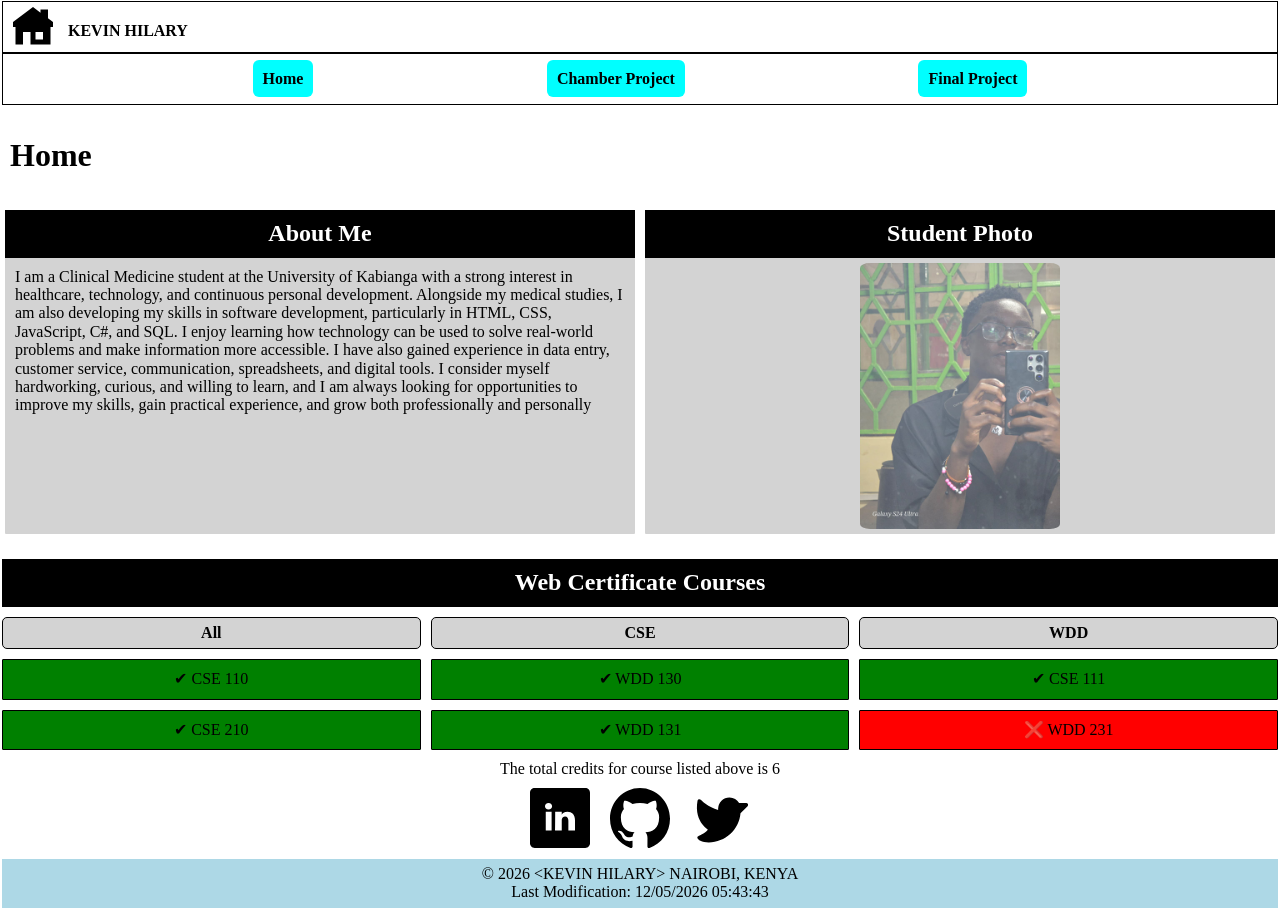
<file: index.html>
<!DOCTYPE html>
<html lang="en">

<head>
    <meta charset="UTF-8">
    <meta name="viewport" content="width=device-width, initial-scale=1.0">
    <meta name="author" content="Kevin Hilary">
    <meta name="description" content="A website showcasing skills aKevin Hilary posses in html javascript and css">
    <link rel="preconnect" href="https://fonts.googleapis.com">
    <link rel="preconnect" href="https://fonts.gstatic.com" crossorigin>
    <link href="https://fonts.googleapis.com/css2?family=Poppins:wght@400;500;600;700&display=swap" rel="stylesheet">
    <title>Homepage</title>
    <link rel="stylesheet" href="styles/main.css">
    <link rel="stylesheet" href="styles/normalize.css">
    <script src="scripts/main.js" defer></script>
</head>

<body>
    <header>
        <div class="logo-name">
            <img src="images/home-1-svgrepo-com.svg" alt="home-logo">
            <span>KEVIN HILARY</span>
            <button id="menuBtn"> &#9776; </button>
        </div>
        <nav id="navMenu">
                <li><a href="#">Home</a></li>
                <li><a href="chamber/index.html">Chamber Project</a></li>
                <li><a href="football-hub/index.html">Final Project</a></li>
        </nav>
    </header>
    <main>
        <h1 class="homename">Home</h1>
        <div class="homename-div">
            <section class="about">
                <h2>About Me</h2>
                <p>I am a Clinical Medicine student at the University of Kabianga with a strong interest in healthcare,
                    technology, and continuous personal development. Alongside my medical studies, I am also developing
                    my skills in software development, particularly in HTML, CSS, JavaScript, C#, and SQL. I enjoy
                    learning how technology can be used to solve real-world problems and make information more
                    accessible. I have also gained experience in data entry, customer service, communication,
                    spreadsheets, and digital tools. I consider myself hardworking, curious, and willing to learn, and I
                    am always looking for opportunities to improve my skills, gain practical experience, and grow both
                    professionally and personally</p>
            </section>
            <section class="studentphoto">
                <h2>Student Photo</h2>
                <img src="images/student.jpeg" alt="student-photo">
            </section>
        </div>
        <section class="web">
            <h2>Web Certificate Courses</h2>
            <nav class="certificates">
                <a class="all">All</a>
                <a class="cse">CSE</a>
                <a class="wdd">WDD</a>
            </nav>
            <div class="courses">

            </div>
            <p>The total credits for course listed above is 6</p>
        </section>
    </main>
    <footer>
        <div class="icons">
            <a href="https://kevin-hilary/linkedin">
                <img src="images/linkedin.svg" alt="linkedin">
            </a>
            <a href="https://github.com">
                <img src="images/github-142-svgrepo-com.svg" alt="github">
            </a>
            <a href="www.x">
                <img src="images/twiter.svg" alt="twitter">
            </a>
        </div>
        <div class="mainfooter">
            <p id="currentyear"></p>
            <p id="lastmo"></p>
        </div>
    </footer>
</body>

</html>
</file>
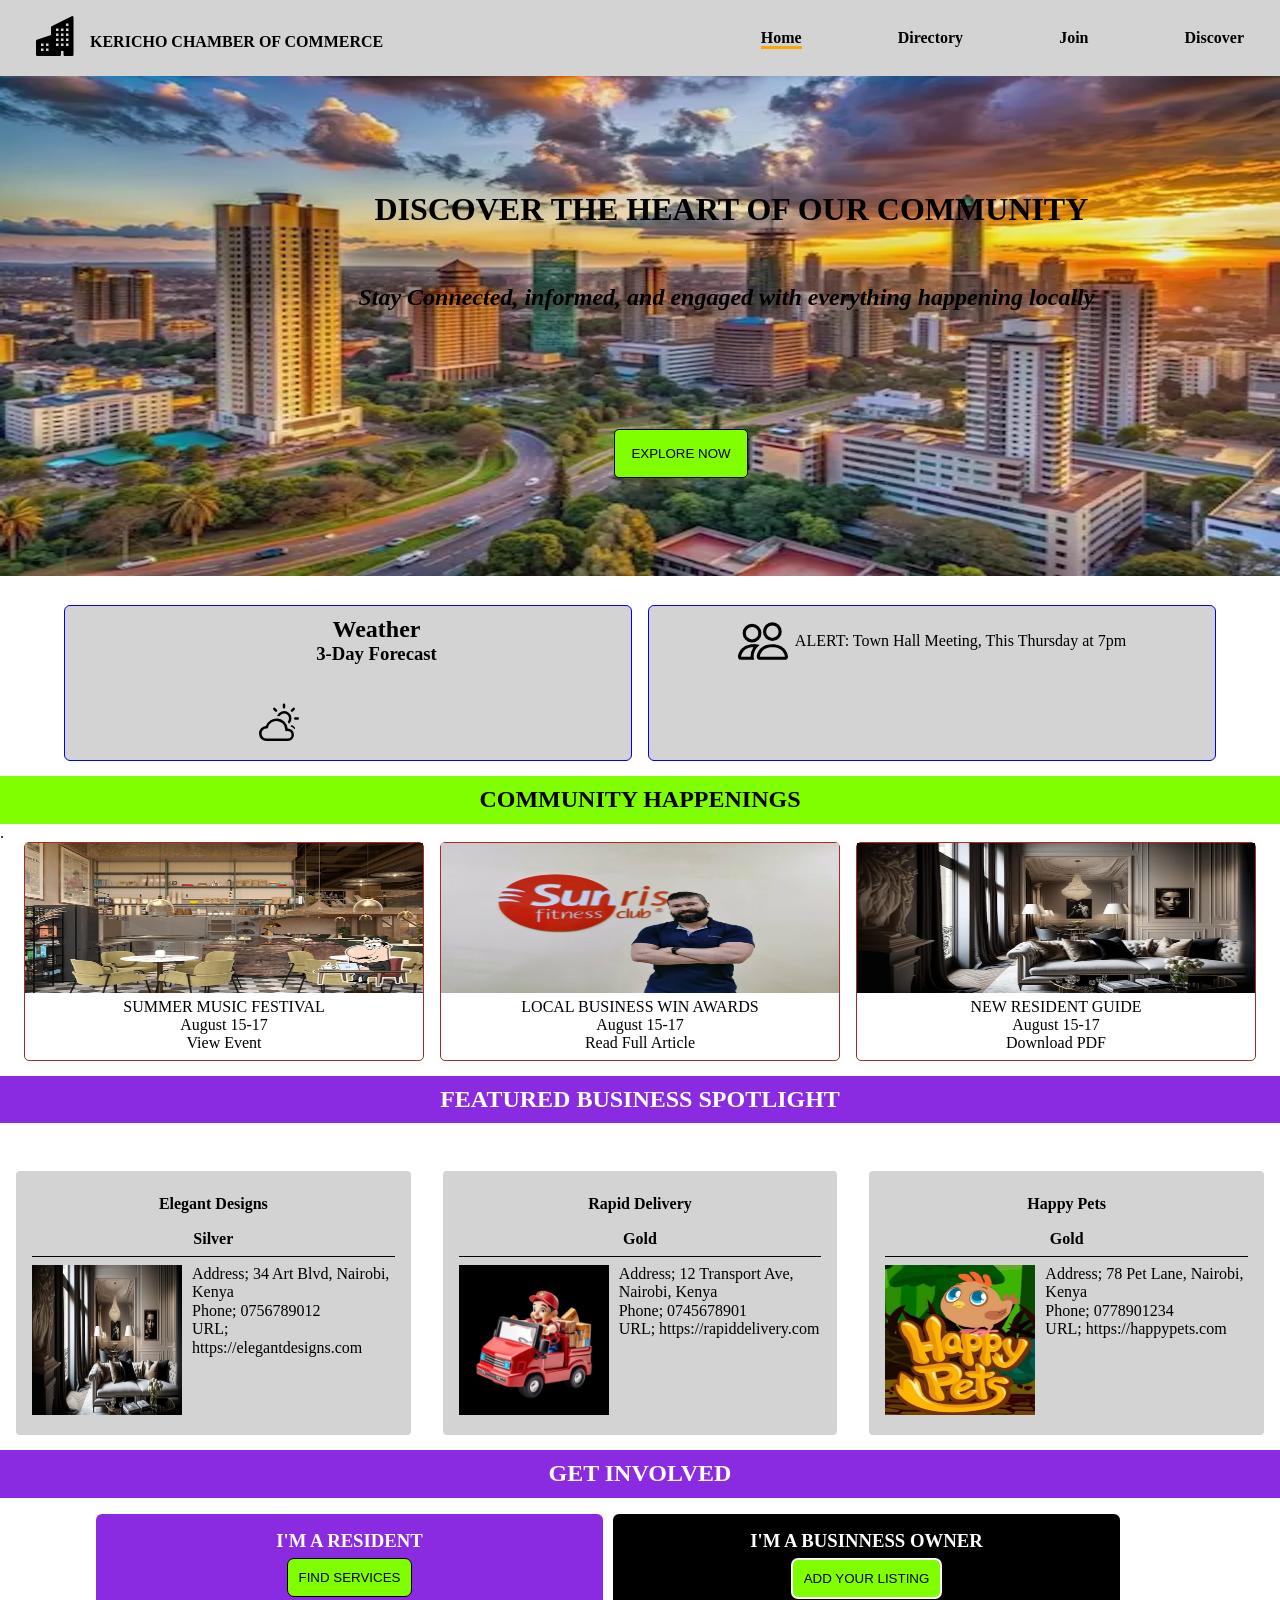
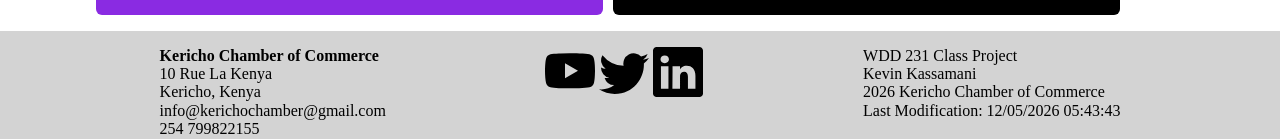
<file: chamber/index.html>
<!DOCTYPE html>
<html lang="en">

<head>
    <meta charset="UTF-8">
    <meta name="viewport" content="width=device-width, initial-scale=1.0">
    <title>Kericho Chamber of Commerce Homepage</title>
    <meta name="description"
        content="Kevin Hilary is a web and computer programming student in Kenya building responsive websites and also studing Medicine.">
    <meta name="author" content="Kevin Hilary">
    <link rel="icon" href="images/favicon.svg">
    <!-- Open Graph Meta Tags -->
    <meta property="og:title" content="Directory Page">
    <meta property="og:description"
        content="This is my course directory page for Web Fundamentals showing my projects and assignments.">
    <meta property="og:image" content="https://kevinhilary.github.io/wdd231/chamber/images/chamberimg-large.webp">
    <meta property="og:url" content="https://kevinhilary.github.io/wdd231/chamber/directory.html">
    <!-- Preconnect for faster loading -->
    <link rel="preconnect" href="https://fonts.googleapis.com">
    <link rel="preconnect" href="https://fonts.gstatic.com" crossorigin>

    <!-- Link to the Google Font -->
    <link href="https://fonts.googleapis.com/css2?family=Roboto:wght@400;700&display=swap" rel="stylesheet">
    <link rel="stylesheet" href="styles/normalize.css">
    <link rel="stylesheet" href="styles/mainn.css">
    <script src="scripts/mainn.js" defer></script>
</head>

<body>
    <header>
        <div>
            <img src="images/buildings-fill.svg" alt="">
            <span>KERICHO CHAMBER OF COMMERCE</span>
        </div>
        <button id="menuBtn"> &#9776; </button>
        <nav id="navMenu">
            <ul>
                <li><a href="#" class="active">Home</a></li>
                <li><a href="directory.html">Directory</a> </li>
                <li><a href="join.html">Join</a></li>
                <li><a href="discover.html">Discover</a></li>
            </ul>
        </nav>
    </header>
    <main>
        <div class="absolute-container">
            <picture>
                <source srcset="images/hero-image-large.webp" media="(min-width: 1000px)">
                <source srcset="images/hero-image-medium.webp" media="(min-width: 550px)">
                <img src="images/hero-image-small.webp" alt="nairobi">
            </picture>

            <h1>DISCOVER THE HEART OF OUR COMMUNITY</h1>
            <h2>Stay Connected, informed, and engaged with everything happening locally</h2>
            <button>EXPLORE NOW</button>
        </div>
        <div class="w-flex">
            <div class="w-card">
                <div class="hyu">
                    <img src="images/cloud-sun.svg" alt="clouds">
                </div>
                <div>
                    <section class="weather">
                        <h2>Weather</h2>
                        <div id="current-weather"></div>
                        <h3>3-Day Forecast</h3>
                        <div id="forecast"></div>
                    </section>
                </div>
            </div>
            <div class="w-card">
                <div>
                    <img src="images/people.svg" alt="people">
                </div>
                <div class="ppp">
                    <p class="ppps">ALERT: Town Hall Meeting, This Thursday at 7pm</p>
                </div>
            </div>
        </div>
        <h2 class="coom">COMMUNITY HAPPENINGS</h2>.
        <div class="ha-flex">
            <div class="ha-card">
                <img src="images/sunnycafe.jpeg" alt="festival">
                <p>SUMMER MUSIC FESTIVAL</p>
                <p>August 15-17</p>
                <a href="#">View Event</a>
            </div>
            <div class="ha-card">
                <img src="images/sunrisefitness.jpeg" alt="residence">
                <p>LOCAL BUSINESS WIN AWARDS</p>
                <p>August 15-17</p>
                <a href="#">Read Full Article</a>
            </div>
            <div class="ha-card">
                <img src="images/elegantdesigns.jpeg" alt="residence">
                <p>NEW RESIDENT GUIDE</p>
                <p>August 15-17</p>
                <a href="#">Download PDF</a>
            </div>
        </div>
        <h2 class="coom2">FEATURED BUSINESS SPOTLIGHT</h2>
        <div class="card-columnss">

        </div>

        <h2 class="coom2">GET INVOLVED</h2>
        <div class="bx">
            <div class="box">
                <h3>I'M A RESIDENT</h3>
                <button>FIND SERVICES</button>
            </div>
            <div class="box box2">
                <h3>I'M A BUSINNESS OWNER</h3>
                <button>ADD YOUR LISTING</button>
            </div>
        </div>
    </main>
    <footer>
        <div>
            <p><strong>Kericho Chamber of Commerce</strong></p>
            <p>10 Rue La Kenya</p>
            <p>Kericho, Kenya</p>
            <p>info@kerichochamber@gmail.com</p>
            <p>254 799822155</p>
        </div>
        <div>
            <a href="#">
                <img src="images/youtube.svg" alt="youtube">
            </a>
            <a href="#">
                <img src="images/twitter.svg" alt="twitter">
            </a>
            <a href="#">
                <img src="images/linkedin.svg" alt="linkedin">
            </a>
        </div>
        <div>
            <p>WDD 231 Class Project</p>
            <p>Kevin Kassamani</p>
            <p>2026 Kericho Chamber of Commerce</p>
            <p id="lastmodiii"></p>
        </div>
    </footer>
</body>

</html>
</file>
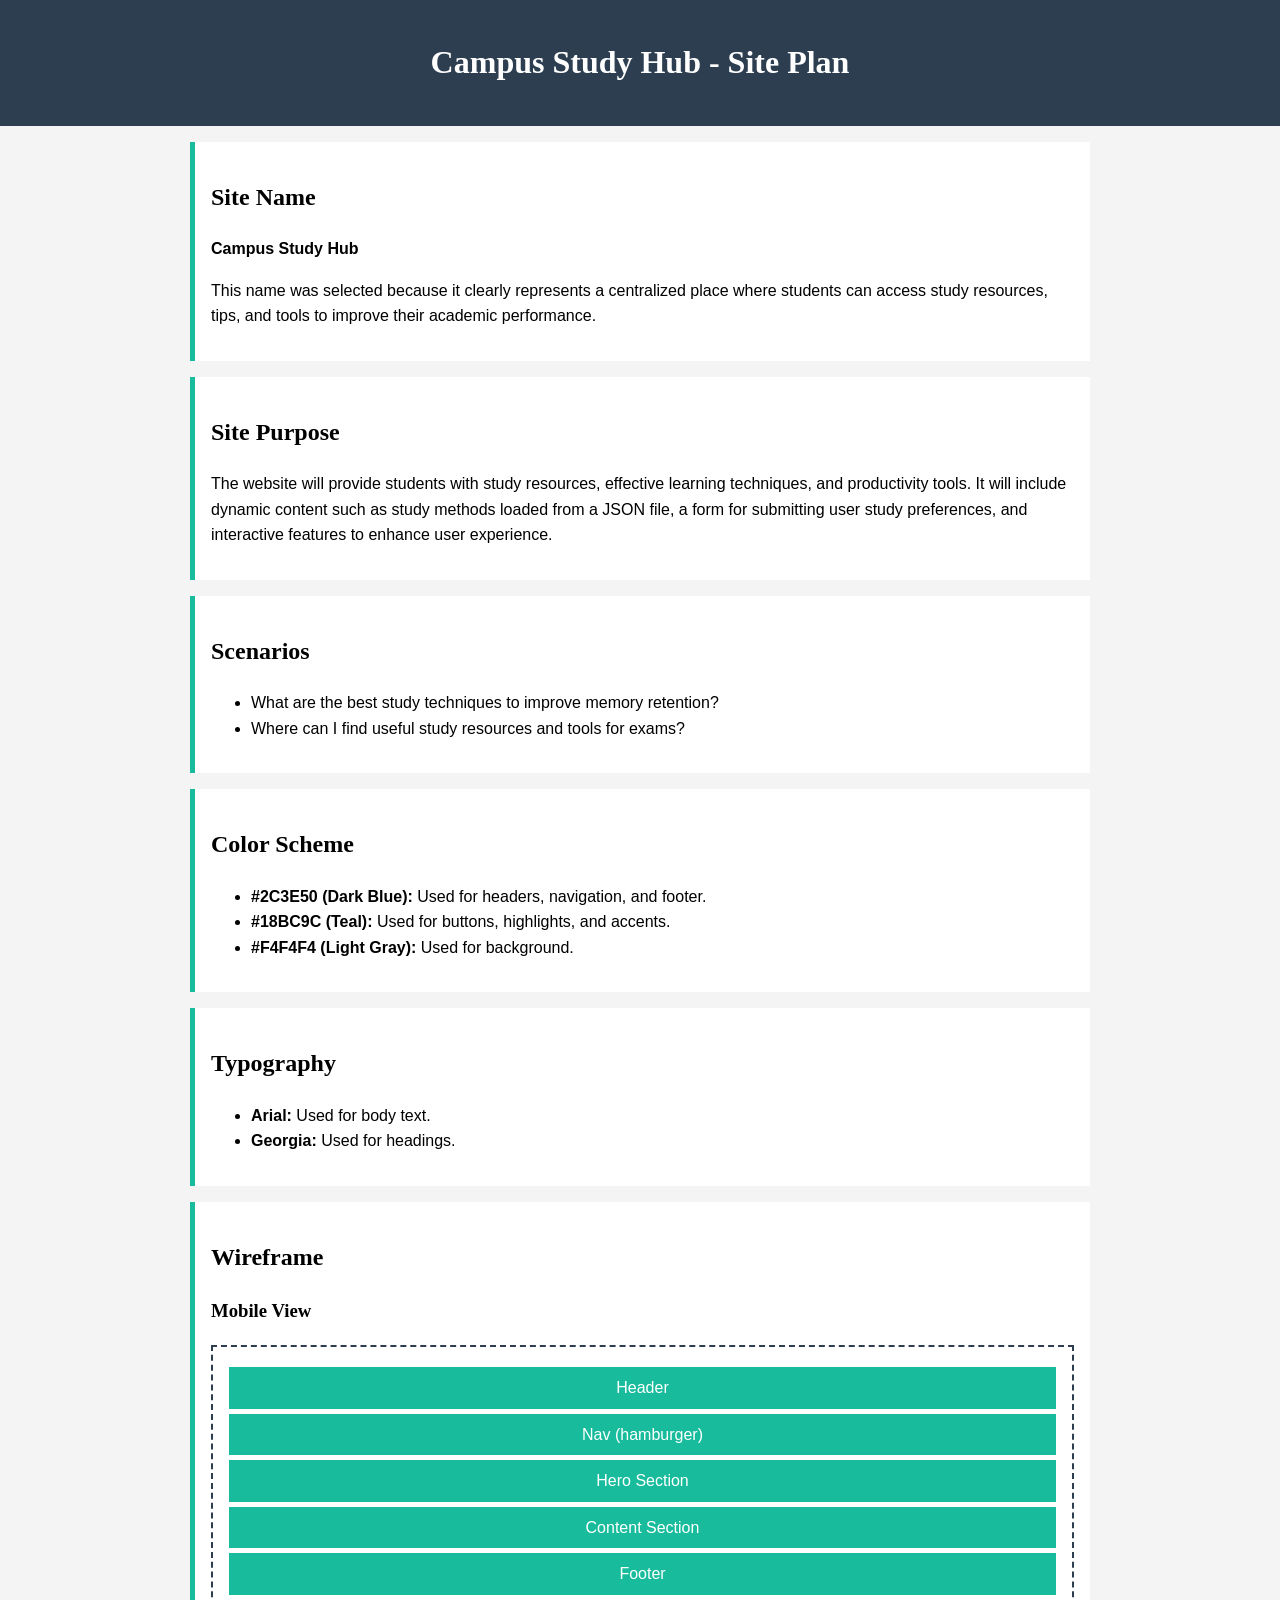
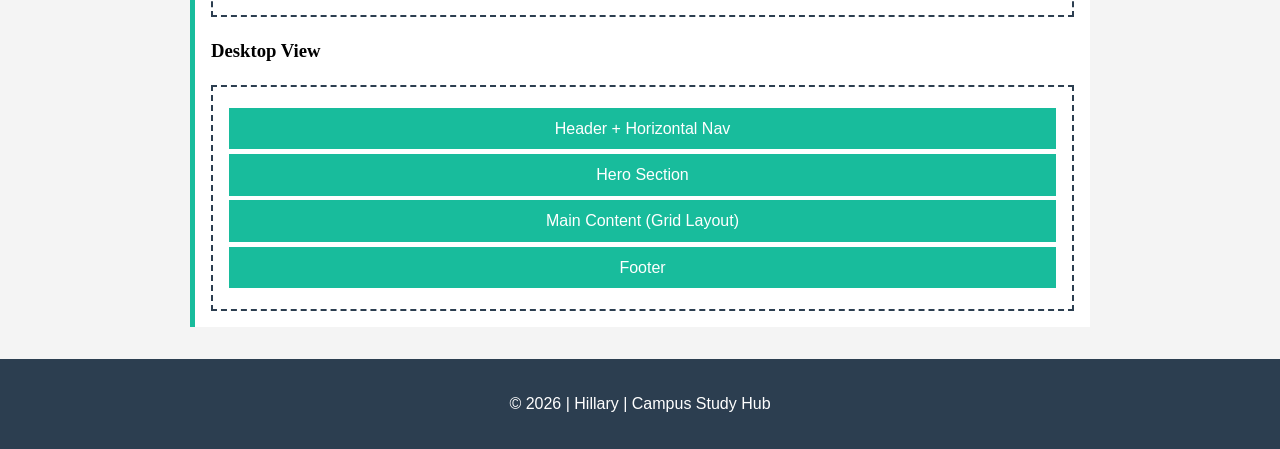
<file: siteplan.html>
<!DOCTYPE html>
<html lang="en">
<head>
    <meta charset="UTF-8">
    <meta name="author" content="Hillary">
    <meta name="description" content="Site plan for Campus Study Hub website project">
    <meta name="viewport" content="width=device-width, initial-scale=1.0">
    <title>Campus Study Hub - Site Plan</title>

    <link rel="stylesheet" href="styles/siteplan.css">
</head>
<body>

<header>
    <h1>Campus Study Hub - Site Plan</h1>
</header>

<main>

    <!-- SITE NAME -->
    <section>
        <h2>Site Name</h2>
        <p><strong>Campus Study Hub</strong></p>
        <p>
            This name was selected because it clearly represents a centralized place where students
            can access study resources, tips, and tools to improve their academic performance.
        </p>
    </section>

    <!-- SITE PURPOSE -->
    <section>
        <h2>Site Purpose</h2>
        <p>
            The website will provide students with study resources, effective learning techniques,
            and productivity tools. It will include dynamic content such as study methods loaded
            from a JSON file, a form for submitting user study preferences, and interactive
            features to enhance user experience.
        </p>
    </section>

    <!-- SCENARIOS -->
    <section>
        <h2>Scenarios</h2>
        <ul>
            <li>What are the best study techniques to improve memory retention?</li>
            <li>Where can I find useful study resources and tools for exams?</li>
        </ul>
    </section>

    <!-- COLOR SCHEME -->
    <section>
        <h2>Color Scheme</h2>
        <ul>
            <li><strong>#2C3E50 (Dark Blue):</strong> Used for headers, navigation, and footer.</li>
            <li><strong>#18BC9C (Teal):</strong> Used for buttons, highlights, and accents.</li>
            <li><strong>#F4F4F4 (Light Gray):</strong> Used for background.</li>
        </ul>
    </section>

    <!-- TYPOGRAPHY -->
    <section>
        <h2>Typography</h2>
        <ul>
            <li><strong>Arial:</strong> Used for body text.</li>
            <li><strong>Georgia:</strong> Used for headings.</li>
        </ul>
    </section>

    <!-- WIREFRAMES -->
    <section>
        <h2>Wireframe</h2>

        <h3>Mobile View</h3>
        <div class="wireframe">
            <p>Header</p>
            <p>Nav (hamburger)</p>
            <p>Hero Section</p>
            <p>Content Section</p>
            <p>Footer</p>
        </div>

        <h3>Desktop View</h3>
        <div class="wireframe">
            <p>Header + Horizontal Nav</p>
            <p>Hero Section</p>
            <p>Main Content (Grid Layout)</p>
            <p>Footer</p>
        </div>
    </section>

</main>

<footer>
    <p>&copy; 2026 | Hillary | Campus Study Hub</p>
</footer>

</body>
</html>
</file>
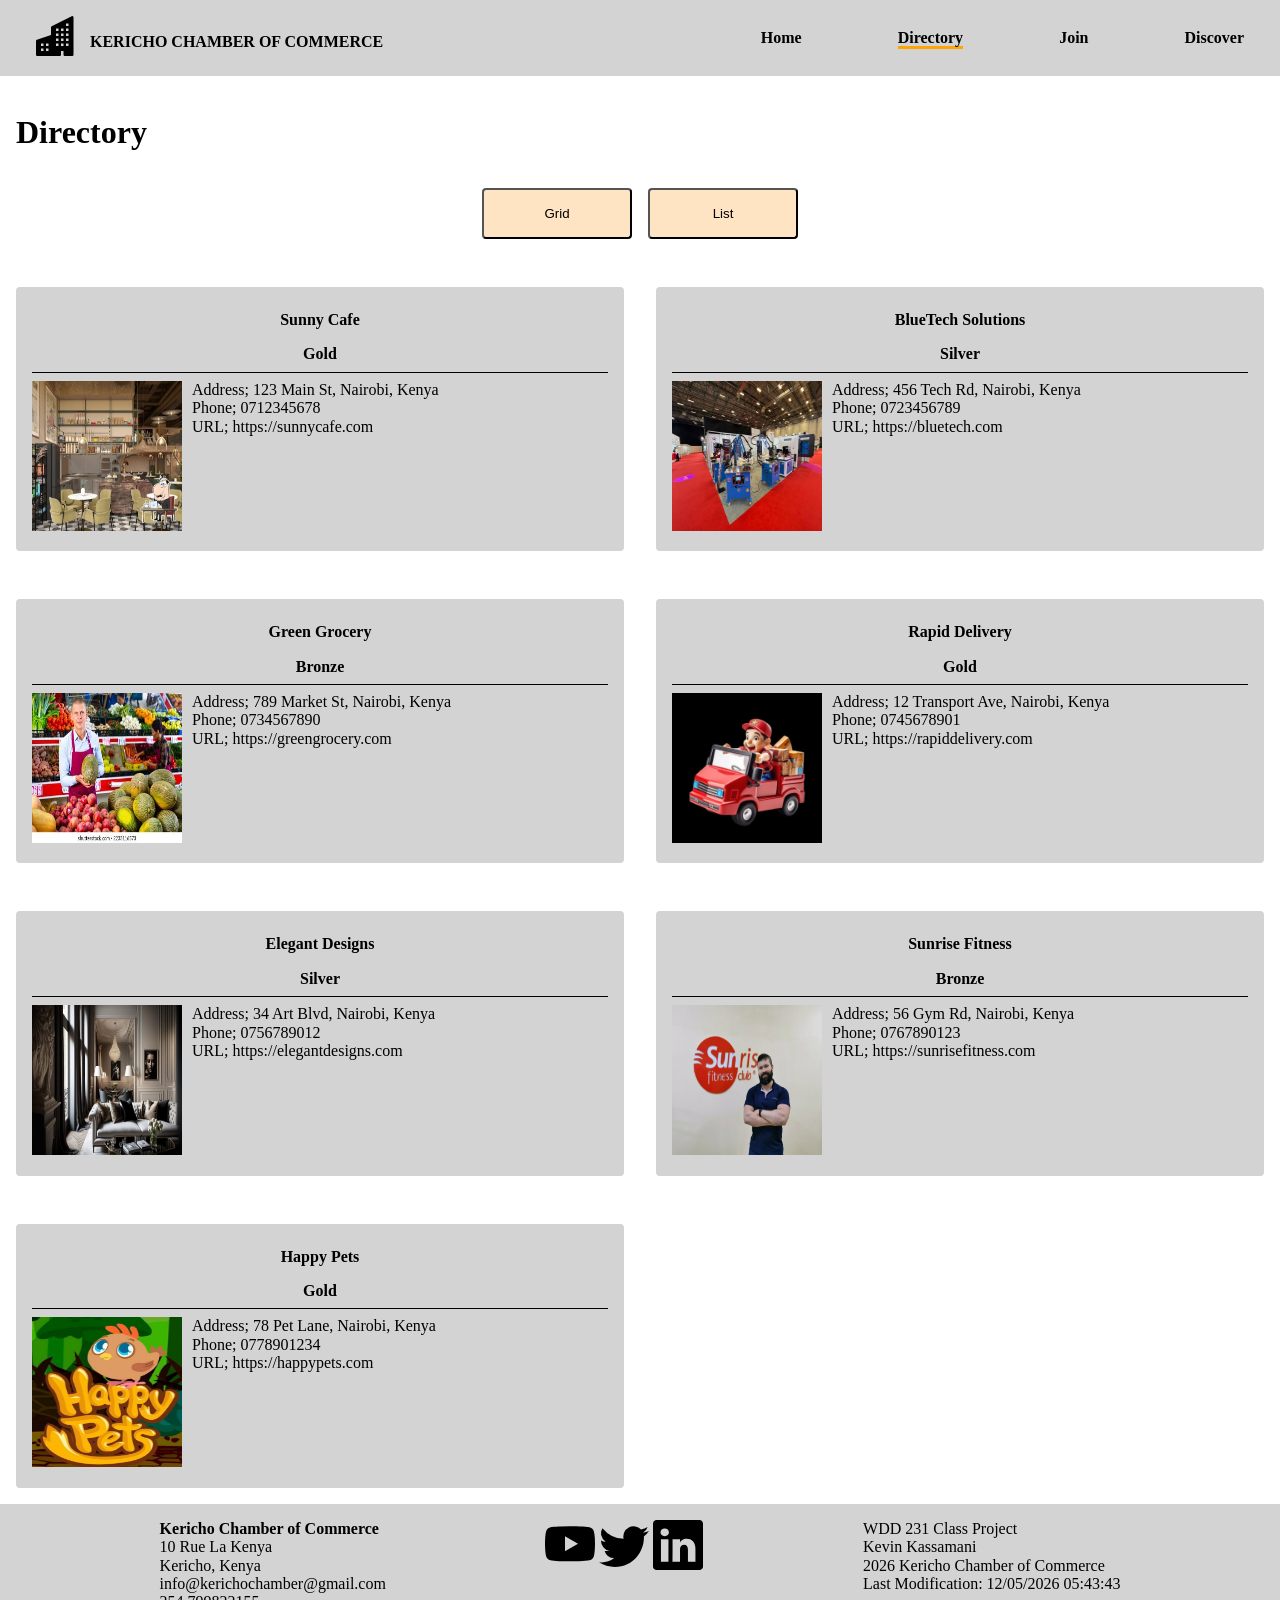
<file: chamber/directory.html>
<!DOCTYPE html>
<html lang="en">

<head>
    <meta charset="UTF-8">
    <meta name="viewport" content="width=device-width, initial-scale=1.0">
    <title>Kericho Chamber of Commerce Directory</title>
    <meta name="description"
        content="Kevin Hilary is a web and computer programming student in Kenya building responsive websites and also studing Medicine.">
    <meta name="author" content="Kevin Hilary">
    <link rel="icon" href="images/favicon.svg">
    <!-- Open Graph Meta Tags -->
    <meta property="og:title" content="Directory Page">
    <meta property="og:description"
        content="This is my course directory page for Web Fundamentals showing my projects and assignments.">
    <meta property="og:image" content="https://kevinhilary.github.io/wdd231/chamber/images/chamberimg-large.webp">
    <meta property="og:url" content="https://kevinhilary.github.io/wdd231/chamber/directory.html">
    <!-- Preconnect for faster loading -->
    <link rel="preconnect" href="https://fonts.googleapis.com">
    <link rel="preconnect" href="https://fonts.gstatic.com" crossorigin>

    <!-- Link to the Google Font -->
    <link href="https://fonts.googleapis.com/css2?family=Roboto:wght@400;700&display=swap" rel="stylesheet">
    <link rel="stylesheet" href="styles/normalize.css">
    <link rel="stylesheet" href="styles/mainn.css">
    <script src="scripts/mainn.js" defer></script>
</head>

<body>
    <header>
        <div>
            <img src="images/buildings-fill.svg" alt="">
            <span>KERICHO CHAMBER OF COMMERCE</span>
        </div>
        <button id="menuBtn"> &#9776; </button>
        <nav id="navMenu">
            <ul>
                <li><a href="index.html">Home</a></li>
                <li><a href="#" class="active">Directory</a> </li>
                <li><a href="join.html">Join</a></li>
                <li><a href="discover.html">Discover</a></li>
            </ul>
        </nav>
    </header>

    <main>
        <h1>Directory</h1>
        <div class="list-grid">
            <button id="grid">Grid</button>
            <button id="list">List</button>
        </div>
        <div class="card-columns">

        </div>
    </main>
    <footer>
        <div>
            <p><strong>Kericho Chamber of Commerce</strong></p>
            <p>10 Rue La Kenya</p>
            <p>Kericho, Kenya</p>
            <p>info@kerichochamber@gmail.com</p>
            <p>254 799822155</p>
        </div>
        <div>
            <a href="#">
                <img src="images/youtube.svg" alt="youtube">
            </a>
            <a href="#">
                <img src="images/twitter.svg" alt="twitter">
            </a>
            <a href="#">
                <img src="images/linkedin.svg" alt="linkedin">
            </a>
        </div>
        <div>
            <p>WDD 231 Class Project</p>
            <p>Kevin Kassamani</p>
            <p>2026 Kericho Chamber of Commerce</p>
            <p id="lastmodiii"></p>
        </div>
    </footer>
</body>

</html>
</file>
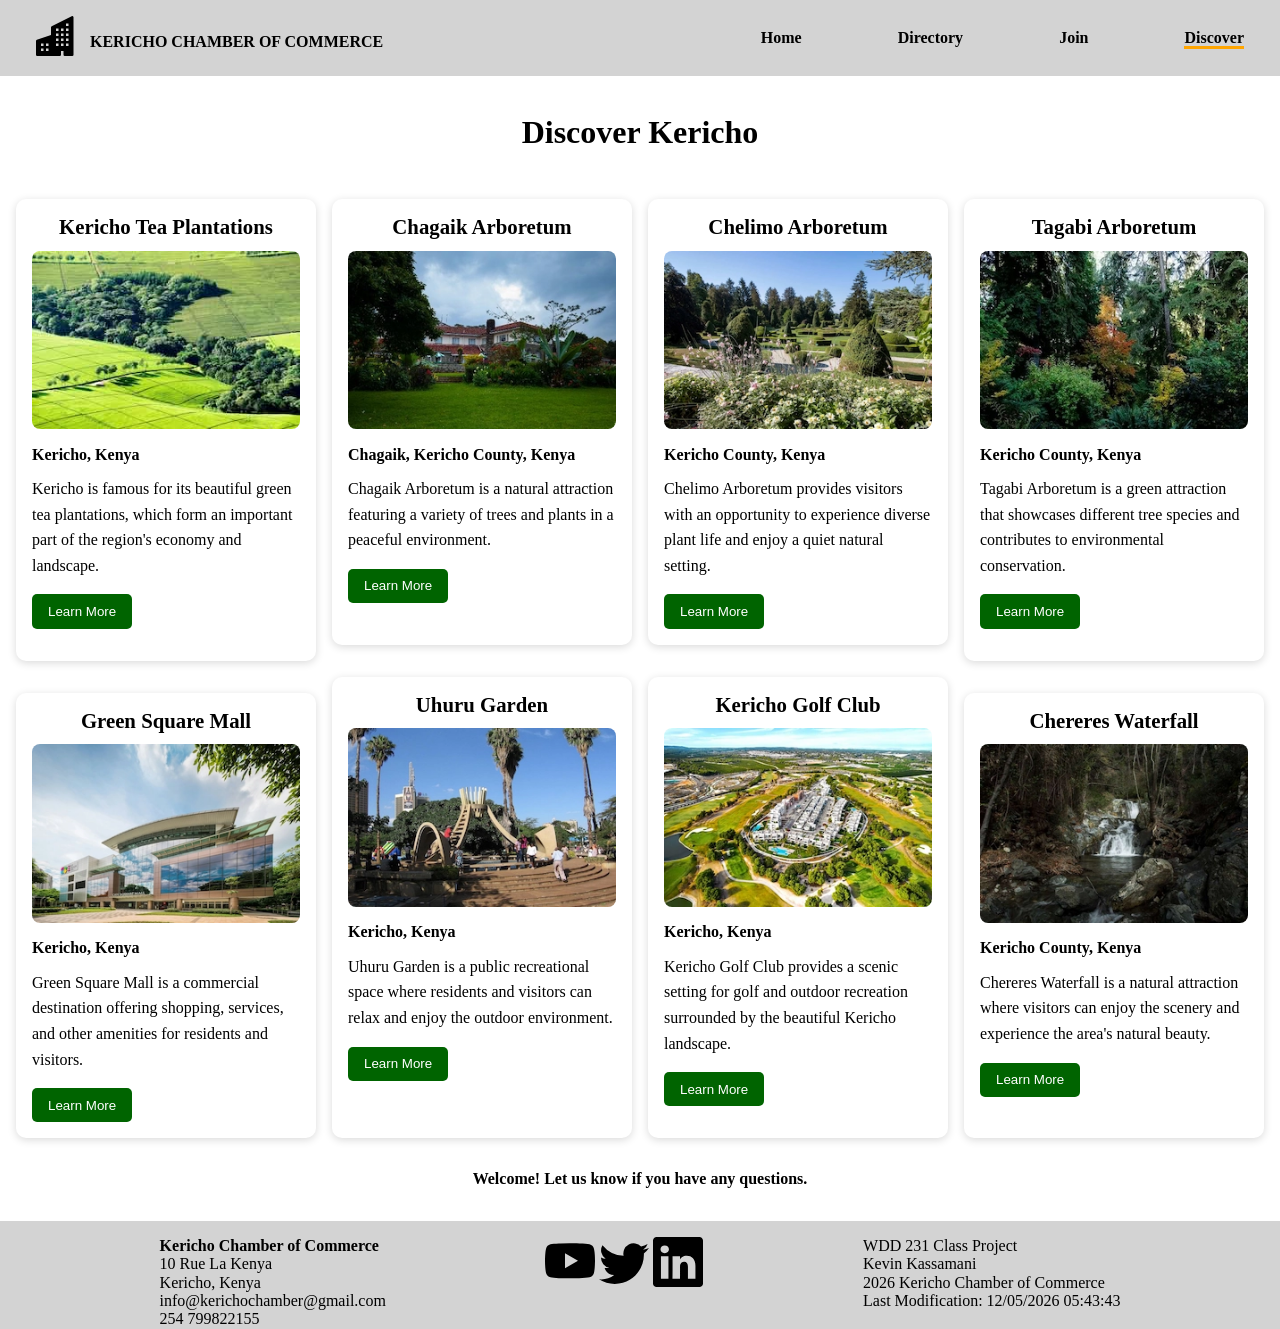
<file: chamber/discover.html>
<!DOCTYPE html>
<html lang="en">

<head>
    <meta charset="UTF-8">
    <meta name="viewport" content="width=device-width, initial-scale=1.0">
    <title>Kericho Chamber of Commerce Discover</title>
    <meta name="description"
        content="Kevin Hilary is a web and computer programming student in Kenya building responsive websites and also studing Medicine.">
    <meta name="author" content="Kevin Hilary">
    <link rel="icon" href="images/favicon.svg">
    <!-- Open Graph Meta Tags -->
    <meta property="og:title" content="Discover Page">
    <meta property="og:description"
        content="This is my course discover page for Web Fundamentals showing my projects and assignments.">
    <meta property="og:image" content="https://kevinhilary.github.io/wdd231/chamber/images/chamberimg-large.webp">
    <meta property="og:url" content="https://kevinhilary.github.io/wdd231/chamber/directory.html">
    <!-- Preconnect for faster loading -->
    <link rel="preconnect" href="https://fonts.googleapis.com">
    <link rel="preconnect" href="https://fonts.gstatic.com" crossorigin>

    <!-- Link to the Google Font -->
    <link href="https://fonts.googleapis.com/css2?family=Roboto:wght@400;700&display=swap" rel="stylesheet">
    <link rel="stylesheet" href="styles/normalize.css">
    <link rel="stylesheet" href="styles/mainn.css">
    <script src="scripts/mainn.js" defer></script>
    <script type="module" src="scripts/discover.js"></script>
</head>

<body>
    <header>
        <div>
            <img src="images/buildings-fill.svg" alt="">
            <span>KERICHO CHAMBER OF COMMERCE</span>
        </div>
        <button id="menuBtn"> &#9776; </button>
        <nav id="navMenu">
            <ul>
                <li><a href="index.html">Home</a></li>
                <li><a href="directory.html">Directory</a> </li>
                <li><a href="join.html">Join</a></li>
                <li><a href="discover.html" class="active">Discover</a></li>
            </ul>
        </nav>
    </header>

    <main>
        <h1 class="dih">Discover Kericho</h1>
        <div class="discover-grid"></div>
        <p id="visit-message"></p>
    </main>
    <footer>
        <div>
            <p><strong>Kericho Chamber of Commerce</strong></p>
            <p>10 Rue La Kenya</p>
            <p>Kericho, Kenya</p>
            <p>info@kerichochamber@gmail.com</p>
            <p>254 799822155</p>
        </div>
        <div>
            <a href="#">
                <img src="images/youtube.svg" alt="youtube">
            </a>
            <a href="#">
                <img src="images/twitter.svg" alt="twitter">
            </a>
            <a href="#">
                <img src="images/linkedin.svg" alt="linkedin">
            </a>
        </div>
        <div>
            <p>WDD 231 Class Project</p>
            <p>Kevin Kassamani</p>
            <p>2026 Kericho Chamber of Commerce</p>
            <p id="lastmodiii"></p>
        </div>
    </footer>
</body>

</html>
</file>
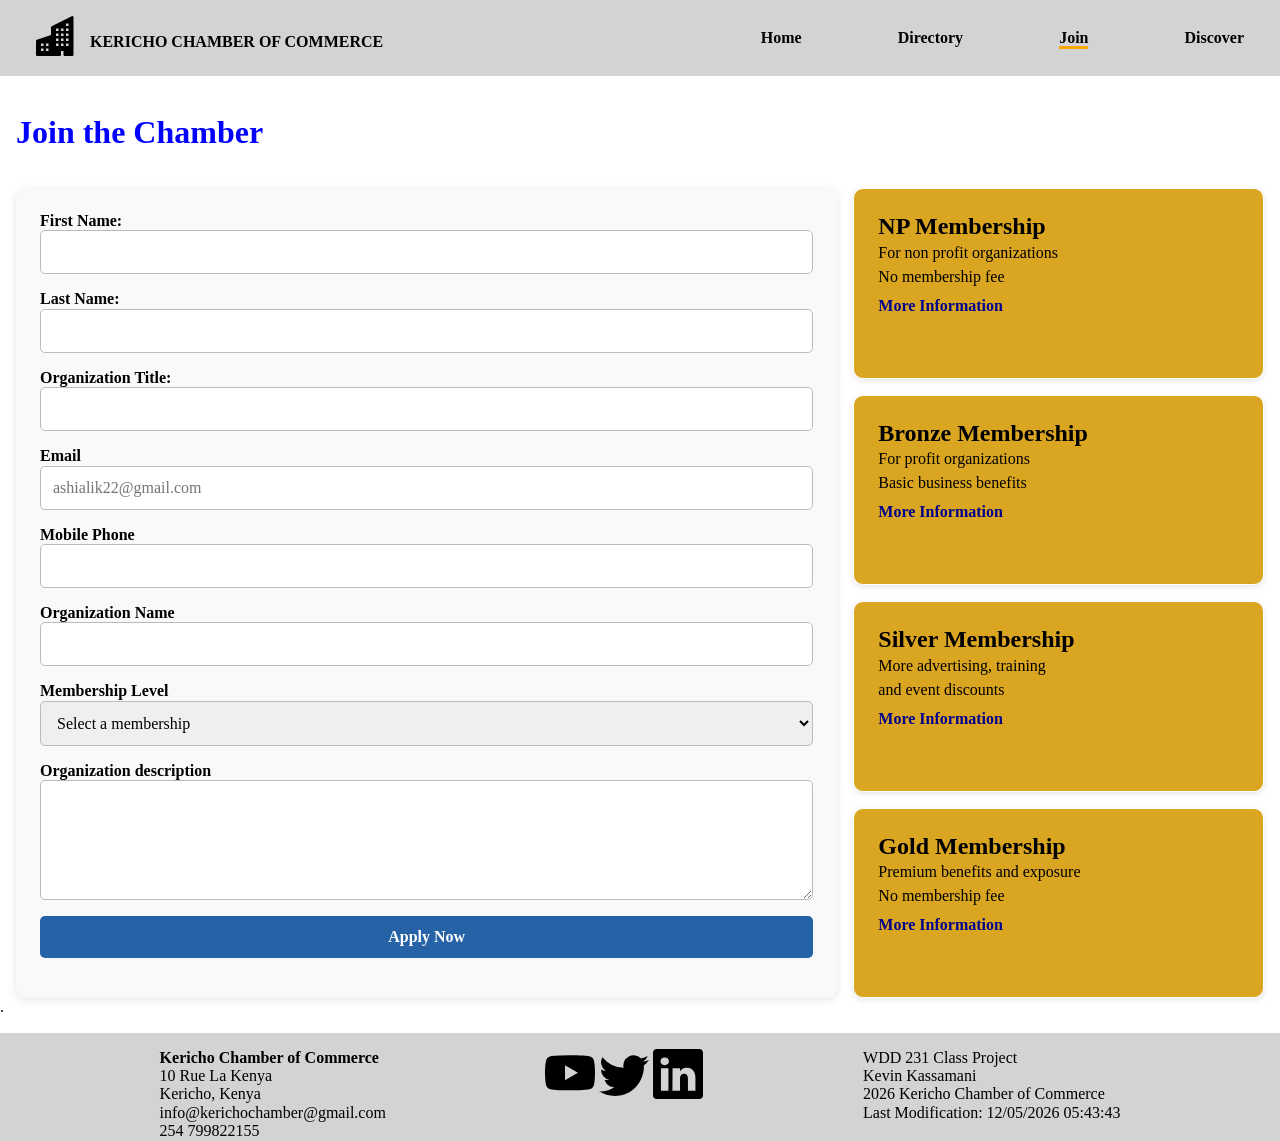
<file: chamber/join.html>
<!DOCTYPE html>
<html lang="en">

<head>
    <meta charset="UTF-8">
    <meta name="viewport" content="width=device-width, initial-scale=1.0">
    <title>Kericho Chamber of Commerce Joinpage</title>
    <meta name="description"
        content="Kevin Hilary is a web and computer programming student in Kenya building responsive websites and also studing Medicine.">
    <meta name="author" content="Kevin Hilary">
    <link rel="icon" href="images/favicon.svg">
    <!-- Open Graph Meta Tags -->
    <meta property="og:title" content="Join Page">
    <meta property="og:description"
        content="This is my course join page for Web Fundamentals showing my projects and assignments.">
    <meta property="og:image" content="https://kevinhilary.github.io/wdd231/chamber/images/chamberimg-large.webp">
    <meta property="og:url" content="https://kevinhilary.github.io/wdd231/chamber/directory.html">
    <!-- Preconnect for faster loading -->
    <link rel="preconnect" href="https://fonts.googleapis.com">
    <link rel="preconnect" href="https://fonts.gstatic.com" crossorigin>

    <!-- Link to the Google Font -->
    <link href="https://fonts.googleapis.com/css2?family=Roboto:wght@400;700&display=swap" rel="stylesheet">
    <link rel="stylesheet" href="styles/normalize.css">
    <link rel="stylesheet" href="styles/mainn.css">
    <script src="scripts/mainn.js" defer></script>
</head>

<body>
    <header>
        <div>
            <img src="images/buildings-fill.svg" alt="">
            <span>KERICHO CHAMBER OF COMMERCE</span>
        </div>
        <button id="menuBtn"> &#9776; </button>
        <nav id="navMenu">
            <ul>
                <li><a href="index.html">Home</a></li>
                <li><a href="directory.html">Directory</a> </li>
                <li><a href="#" class="active">Join</a></li>
                <li><a href="discover.html">Discover</a></li>
            </ul>
        </nav>
    </header>
    <main class="join">
        <h1>Join the Chamber</h1>
        <div class="form-div">
            <form action="thankyou.html" method="GET">
                <label for="firstName">First Name: </label>
                <input type="text" id="firstName" name="firstName" title="Enter your first Name" autocomplete="given-name" required>

                <label for="lastName">Last Name: </label>
                <input type="text" id="lastName" name="lastName" title="Enter your last Name" autocomplete="family-name" required>


                <label for="organizationTitle">Organization Title:</label>
                <input type="text" id="organizationTitle" name="tt" title="Enter your Organizational title"
                    autocomplete="organization-title" pattern="[A-Za-z/s-]{7,}">

                <label for="email">Email</label>
                <input type="email" id="email" name="email" title="Enter your email address" autocomplete="email"
                    placeholder="ashialik22@gmail.com" required>

                <label for="phone">Mobile Phone</label>
                <input type="tel" id="phone" name="phone" title="Enter your mobile phone numberr" autocomplete="tel" required>

                <label for="ogName">Organization Name</label>
                <input type="text" id="ogName" name="ogName" title="Enter your Organization Name" autocomplete="organization"
                    required>

                <label for="membershiprequired">Membership Level</label>
                <select id="membershiprequired" name="membershiprequired">
                    <option value="">Select a membership</option>
                    <option value="np">NP Membership</option>
                    <option value="bronze">Bronze Membership</option>
                    <option value="silver">Silver Membership</option>
                    <option value="gold">Gold Membership</option>
                </select>

                <label for="description">Organization description</label>
                <textarea id="description" name="description" title="Describe your organization"></textarea>

                <input type="hidden" name="timestamp" id="timestamp">
                <input type="submit" value="Apply Now">
            </form>

            <section class="membership-cardss">
                <div class="membership-cardd">
                    <h2>NP Membership</h2>
                    <p>For non profit organizations</p>
                    <p>No membership fee</p>
                    <a href="#npModal" id="opennpModal">More Information</a>
                </div>
                <div class="membership-cardd">
                    <h2>Bronze Membership</h2>
                    <p>For profit organizations</p>
                    <p>Basic business benefits</p>
                    <a href="#bronzeModal" id="openbronzeModal">More Information</a>
                </div>
                <div class="membership-cardd">
                    <h2>Silver Membership</h2>
                    <p>More advertising, training</p>
                    <p>and event discounts</p>
                    <a href="#silverModal" id="opensilverModal">More Information</a>
                </div>
                <div class="membership-cardd">
                    <h2>Gold Membership</h2>
                    <p>Premium benefits and exposure</p>
                    <p>No membership fee</p>
                    <a href="#goldModal" id="opengoldModal">More Information</a>
                </div>
            </section>
        </div>
        <dialog id="bronzeModal">
            <h2>Bronze Membership</h2>
            <p><strong>Cost: </strong>ksh 2,000</p>
            <p><strong>Benefits: </strong>Event discounts + training</p>
            <button id="closeBronze">Close</button>
        </dialog>
        <dialog id="npModal">
            <h2>NP Membership</h2>
            <p><strong>Cost: </strong>ksh 1,000</p>
            <p><strong>Benefits: </strong>Event discounts</p>
            <button id="closeNP">Close</button>
        </dialog>
        <dialog id="silverModal">
            <h2>Silver Membership</h2>
            <p><strong>Cost: </strong>ksh 3,500</p>
            <p><strong>Benefits: </strong>Training + Advertisng</p>
            <button id="closeSilver">Close</button>
        </dialog>.
        <dialog id="goldModal">
            <h2>Gold Membership</h2>
            <p><strong>Cost:</strong> ksh 5,000</p>
            <p><strong>Benefits: </strong>All benefits + premium advertising + special events</p>
            <button id="closeGold">Close</button>
        </dialog>
    </main>
    <footer>
        <div>
            <p><strong>Kericho Chamber of Commerce</strong></p>
            <p>10 Rue La Kenya</p>
            <p>Kericho, Kenya</p>
            <p>info@kerichochamber@gmail.com</p>
            <p>254 799822155</p>
        </div>
        <div>
            <a href="#">
                <img src="images/youtube.svg" alt="youtube">
            </a>
            <a href="#">
                <img src="images/twitter.svg" alt="twitter">
            </a>
            <a href="#">
                <img src="images/linkedin.svg" alt="linkedin">
            </a>
        </div>
        <div>
            <p>WDD 231 Class Project</p>
            <p>Kevin Kassamani</p>
            <p>2026 Kericho Chamber of Commerce</p>
            <p id="lastmodiii"></p>
        </div>
    </footer>
</body>

</html>
</file>
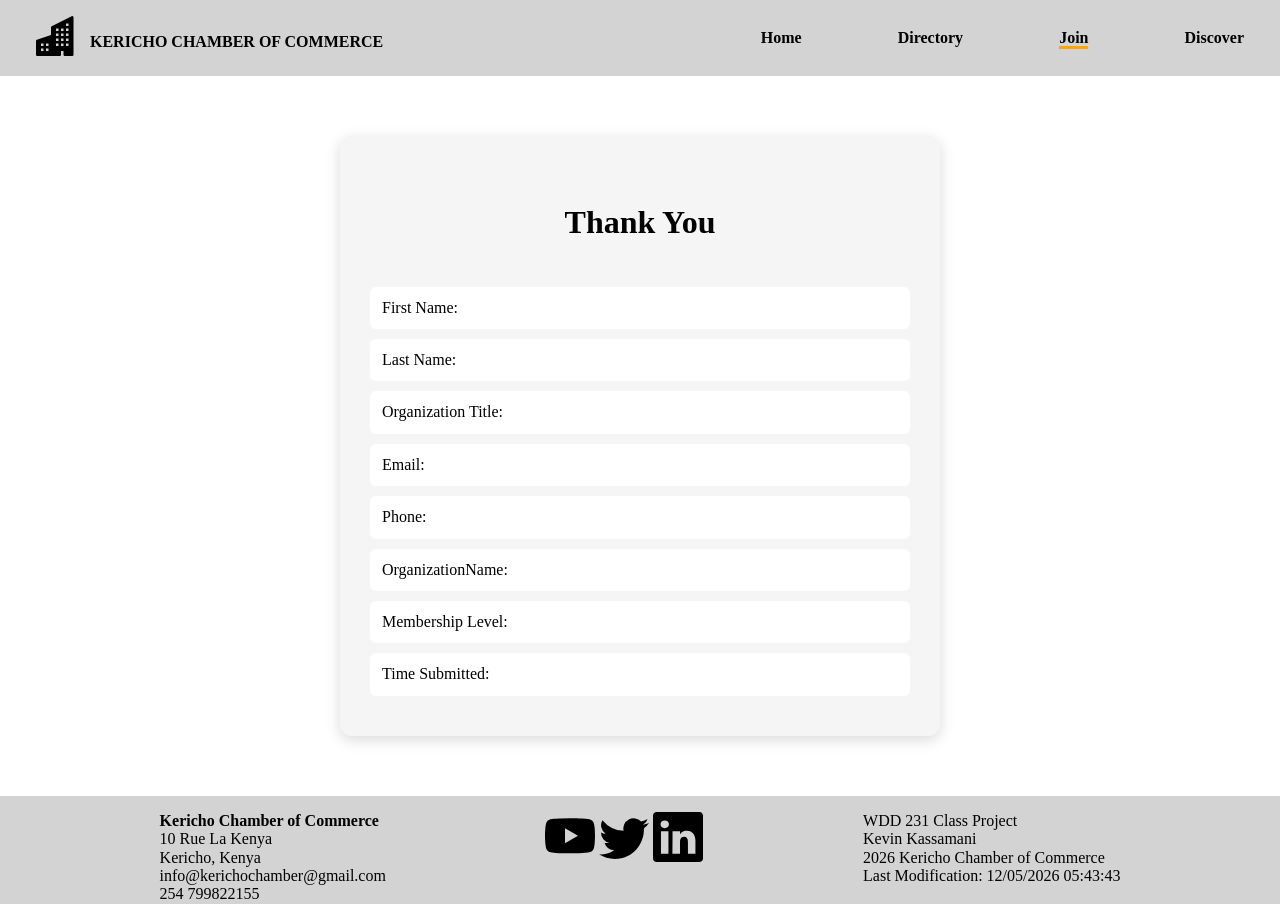
<file: chamber/thankyou.html>
<!DOCTYPE html>
<html lang="en">

<head>
    <meta charset="UTF-8">
    <meta name="viewport" content="width=device-width, initial-scale=1.0">
    <title>Kericho Chamber of Commerce thankyoupage</title>
    <meta name="description"
        content="Kevin Hilary is a web and computer programming student in Kenya building responsive websites and also studing Medicine.">
    <meta name="author" content="Kevin Hilary">
    <link rel="icon" href="images/favicon.svg">
    <!-- Open Graph Meta Tags -->
    <meta property="og:title" content=" Page">
    <meta property="og:description"
        content="This is my course directory page for Web Fundamentals showing my projects and assignments.">
    <meta property="og:image" content="https://kevinhilary.github.io/wdd231/chamber/images/chamberimg-large.webp">
    <meta property="og:url" content="https://kevinhilary.github.io/wdd231/chamber/directory.html">
    <!-- Preconnect for faster loading -->
    <link rel="preconnect" href="https://fonts.googleapis.com">
    <link rel="preconnect" href="https://fonts.gstatic.com" crossorigin>

    <!-- Link to the Google Font -->
    <link href="https://fonts.googleapis.com/css2?family=Roboto:wght@400;700&display=swap" rel="stylesheet">
    <link rel="stylesheet" href="styles/normalize.css">
    <link rel="stylesheet" href="styles/mainn.css">
    <script src="scripts/mainn.js" defer></script>
    <script src="scripts/params.js" defer></script>
</head>

<body>
    <header>
        <div>
            <img src="images/buildings-fill.svg" alt="">
            <span>KERICHO CHAMBER OF COMMERCE</span>
        </div>
        <button id="menuBtn"> &#9776; </button>
        <nav id="navMenu">
            <ul>
                <li><a href="index.html">Home</a></li>
                <li><a href="directory.html">Directory</a> </li>
                <li><a href="#" class="active">Join</a></li>
                <li><a href="discover.html">Discover</a></li>
            </ul>
        </nav>
    </header>
    <main class="may">
        <h1>Thank You</h1>
        <p>First Name: <span id="firstNamee"></span></p>
        <p>Last Name: <span id="lastNamee"></span></p>
        <p>Organization Title: <span id="ogTitle"></span></p>
        <p>Email: <span id="emaill"></span></p>
        <p>Phone: <span id="phonee"></span></p>
        <p>OrganizationName: <span id="ogName"></span></p>
        <p>Membership Level: <span id="memb"></span></p>
        <p>Time Submitted: <span id="timee"></span></p>
    </main>
    <footer>
        <div>
            <p><strong>Kericho Chamber of Commerce</strong></p>
            <p>10 Rue La Kenya</p>
            <p>Kericho, Kenya</p>
            <p>info@kerichochamber@gmail.com</p>
            <p>254 799822155</p>
        </div>
        <div>
            <a href="#">
                <img src="images/youtube.svg" alt="youtube">
            </a>
            <a href="#">
                <img src="images/twitter.svg" alt="twitter">
            </a>
            <a href="#">
                <img src="images/linkedin.svg" alt="linkedin">
            </a>
        </div>
        <div>
            <p>WDD 231 Class Project</p>
            <p>Kevin Kassamani</p>
            <p>2026 Kericho Chamber of Commerce</p>
            <p id="lastmodiii"></p>
        </div>
    </footer>
</body>

</html>
</file>
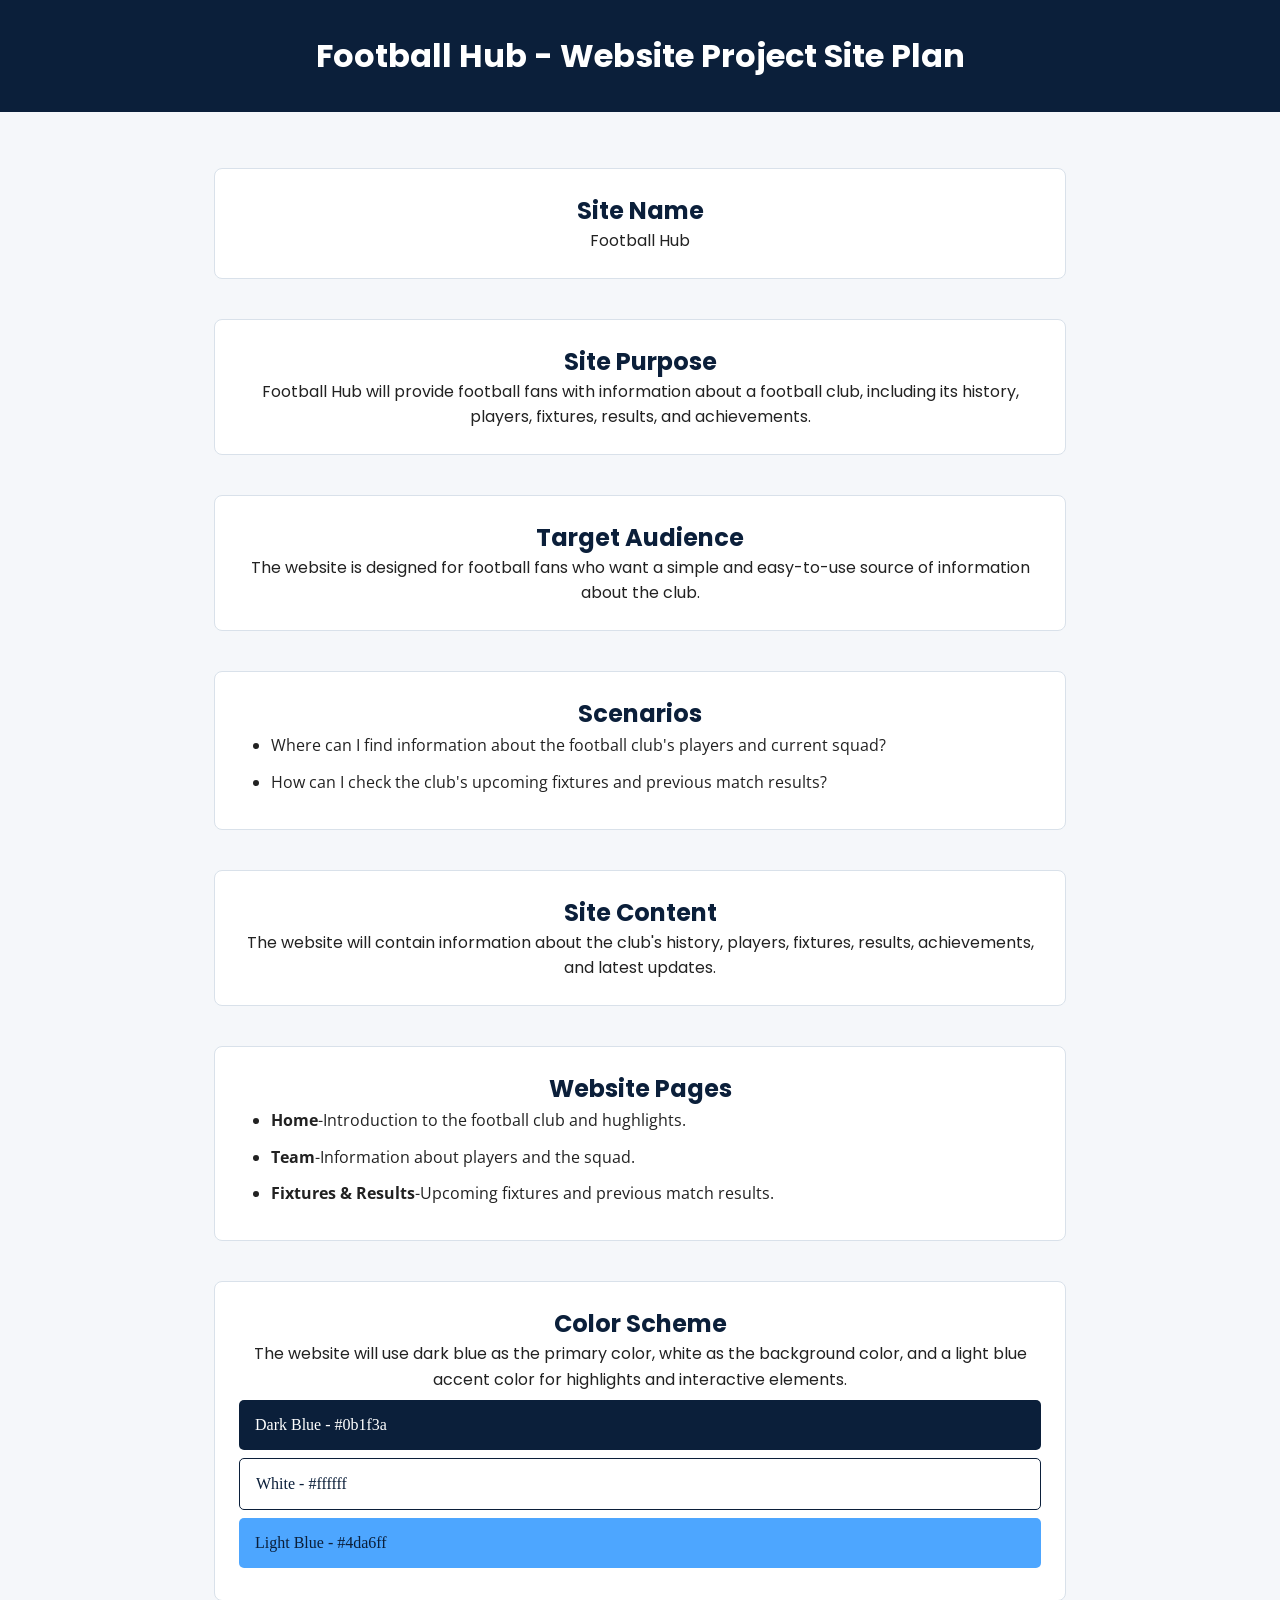
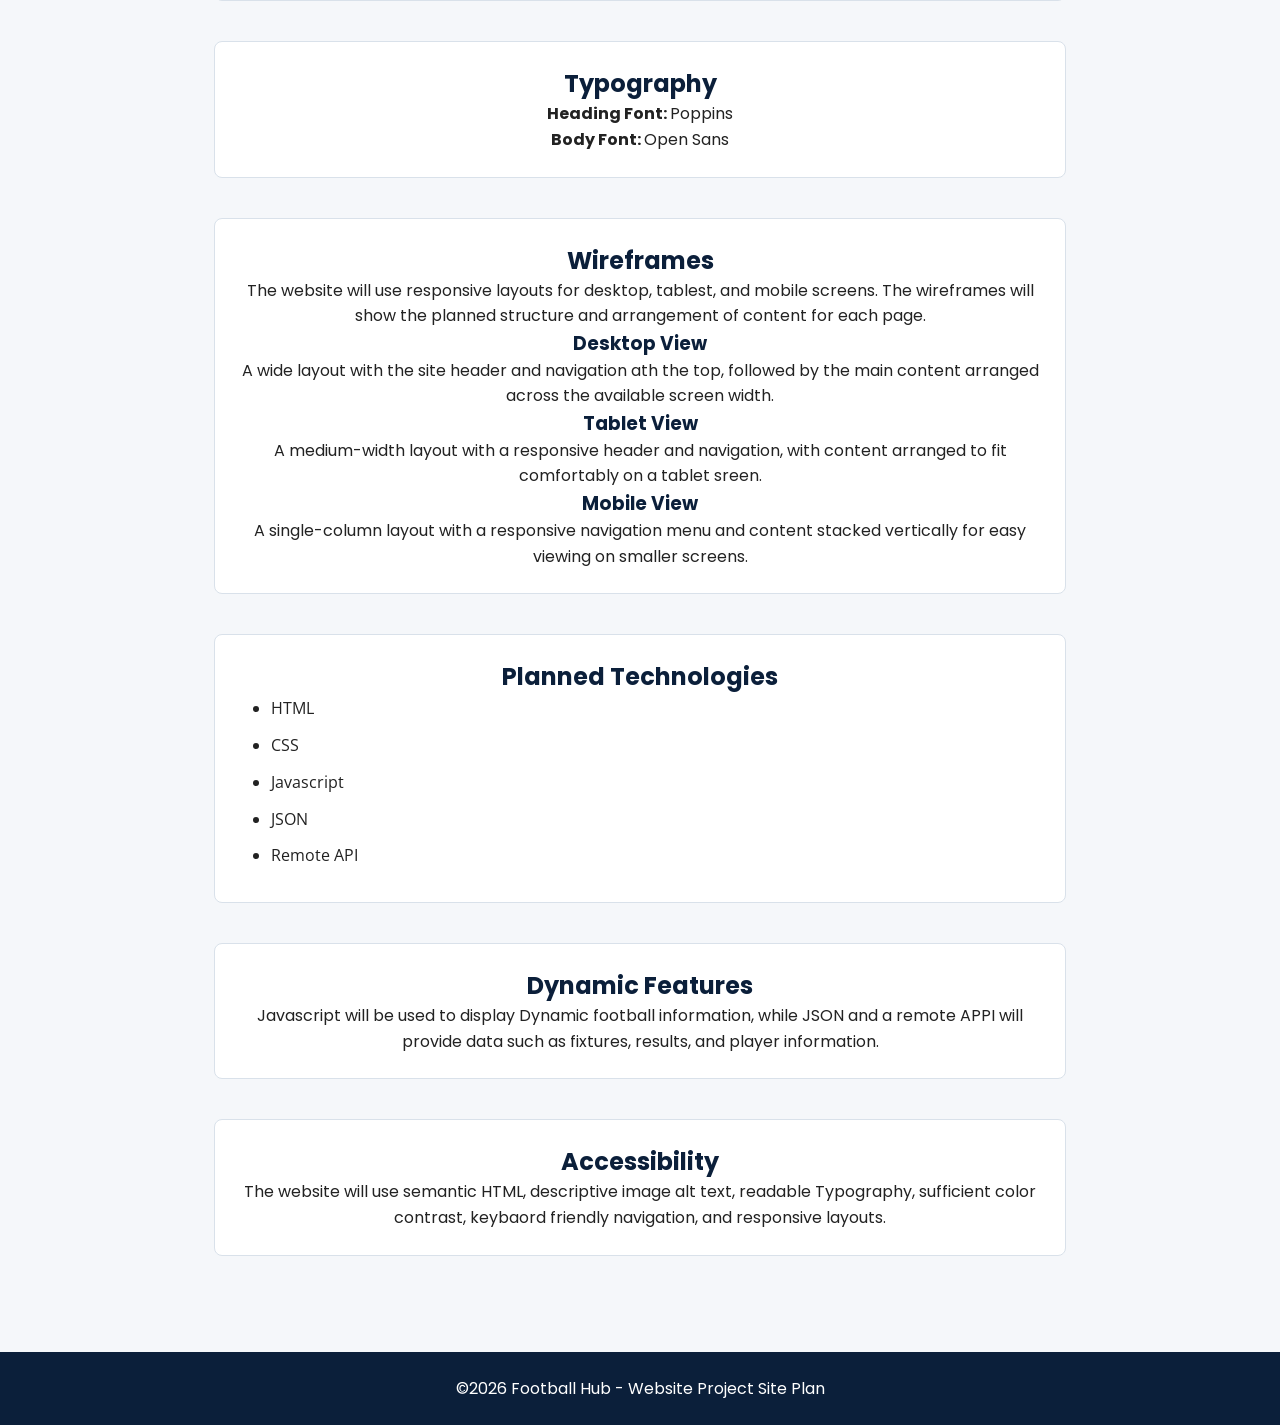
<file: football-hub/siteplan.html>
<!DOCTYPE html>
<html lang="en">

<head>
    <meta charset="UTF-8">
    <meta name="viewport" content="width=device-width, initial-scale=1.0">
    <meta name="description" content="Football Hub - Football club information, players, fixtures and results.">
    <title>Football Hub Siteplan</title>
    <link rel="preconnect" href="https://fonts.googleapis.com">
    <link rel="preconnect" href="https://fonts.gstatic.com" crossorigin>
    <link href="https://fonts.googleapis.com/css2?family=Open+Sans&family=Poppins:wght@400;600;700&display=swap"
        rel="stylesheet">
    <link rel="stylesheet" href="styles/styles.css">
</head>

<body>
    <header>
        <h1>Football Hub - Website Project Site Plan</h1>
    </header>
    <main>
        <section>
            <h2>Site Name</h2>
            <p>Football Hub</p>
        </section>
        <section>
            <h2>Site Purpose</h2>
            <p>Football Hub will provide football fans with information about a football club, including its history,
                players, fixtures, results, and achievements.</p>
        </section>
        <section>
            <h2>Target Audience</h2>
            <p>The website is designed for football fans who want a simple and easy-to-use source of information about
                the club.</p>
        </section>
        <section>
            <h2>Scenarios</h2>
            <ul>
                <li>Where can I find information about the football club's players and current squad?</li>
                <li>How can I check the club's upcoming fixtures and previous match results?</li>
            </ul>
        </section>
        <section>
            <h2>Site Content</h2>
            <p>The website will contain information about the club's history, players, fixtures, results, achievements,
                and latest updates.</p>
        </section>
        <section>
            <h2>Website Pages</h2>
            <ul>
                <li><strong>Home</strong>-Introduction to the football club and hughlights.</li>
                <li><strong>Team</strong>-Information about players and the squad.</li>
                <li><strong>Fixtures & Results</strong>-Upcoming fixtures and previous match results.</li>
            </ul>
        </section>
        <section>
            <h2>Color Scheme</h2>
            <p>The website will use dark blue as the primary color, white as the background color, and a light blue
                accent color for highlights and interactive elements.</p>
            <div class="color-box dark-blue">Dark Blue - #0b1f3a</div>
            <diV class="color-box white">White - #ffffff</diV>
            <div class="color-box light-blue">Light Blue - #4da6ff</div>
        </section>
        <section>
            <h2>Typography</h2>
            <p><strong>Heading Font: </strong>Poppins</p>
            <p><strong>Body Font: </strong>Open Sans</p>
        </section>
        <section>
            <h2>Wireframes</h2>
            <p>The website will use responsive layouts for desktop, tablest, and mobile screens. The wireframes will
                show the planned structure and arrangement of content for each page.</p>
            <h3>Desktop View</h3>
            <p>A wide layout with the site header and navigation ath the top, followed by the main content arranged
                across the available screen width.</p>
            <h3>Tablet View</h3>
            <p>A medium-width layout with a responsive header and navigation, with content arranged to fit comfortably
                on a tablet sreen.</p>
            <h3>Mobile View</h3>
            <p>A single-column layout with a responsive navigation menu and content stacked vertically for easy viewing
                on smaller screens.</p>
        </section>
        <section>
            <h2>Planned Technologies</h2>
            <ul>
                <li>HTML</li>
                <li>CSS</li>
                <li>Javascript</li>
                <li>JSON</li>
                <li>Remote API</li>
            </ul>
        </section>
        <section>
            <h2>Dynamic Features</h2>
            <p>Javascript will be used to display Dynamic football information, while JSON and a remote APPI will
                provide data such as fixtures, results, and player information.</p>
        </section>
        <section>
            <h2>Accessibility</h2>
            <p>The website will use semantic HTML, descriptive image alt text, readable Typography, sufficient color
                contrast, keybaord friendly navigation, and responsive layouts.</p>
        </section>
    </main>
    <footer>
        <p>©2026 Football Hub - Website Project Site Plan</p>
    </footer>
</body>

</html>
</file>
<file: styles/main.css>
* {
    padding: 0;
    margin: 0;
    box-sizing: border-box;
}

.logo-name {
    display: flex;
    gap: 15px;
    padding: 5px;
    border: 1px solid black;
    margin-left: 2px;
    margin-right: 2px;
    margin-top: 1px;
}

header img {
    width: 40px;
    height: 40px;
    margin-left: 5px;
}

header span {
    font-weight: bold;
    margin-top: 15px;
}

header nav {
    display: flex;
    justify-content: space-evenly;
    border: 1px solid black;
    padding: 1rem;
    margin-left: 2px;
    margin-right: 2px;
}

nav a{
    text-decoration: none;
    color: black;
    background-color: aqua;
    padding: 10px;
    border-radius: 6px;
    font-weight: bold;
}

#navMenu a:hover {
    background: green;
    color: white;
}

nav li {
    list-style: none;
}

#menuBtn {
    display: none;
}

.about {
    background: lightgrey;
    border-radius: 1px;
    margin: 5px;
}

.about h2 {
    background: black;
    color: white;
    padding: 10px;
    text-align: center;
}

.about p {
    padding: 10px;
}

.homename {
    padding: 10px;
}

.studentphoto {
    background: lightgrey;
    border-radius: 1px;
    margin: 5px;
}

.studentphoto h2 {
    background: black;
    color: white;
    padding: 10px;
    text-align: center;
}

.studentphoto img {
    width: 200px;
    height: auto;
    display: block;
    margin: 0 auto;
    border-radius: 10px;
    padding-top: 5px;
    padding-bottom: 5px;
}

.homename-div {
    display: grid;
    grid-template-columns: 1fr 1fr;
}

.web h2 {
    display: block;
    background: black;
    color: white;
    padding: 10px;
    text-align: center;
    margin-top: 20px;
    margin-left: 2px;
    margin-right: 2px;
}

.certificates {
    display: grid;
    grid-template-columns: 1fr 1fr 1fr;
    gap: 10px;
    margin-top: 10px;
    margin-left: 2px;
    margin-right: 2px;
}

.certificates a {
    background: lightgrey;
    border-radius: 5px;
    text-align: center;
    padding: 6px;
    border: 1px solid black;
}

.courses {
    display: grid;
    grid-template-columns: repeat(3, 1fr);
    gap: 10px;
    margin-top: 10px;
    margin-left: 2px;
    margin-right: 2px;
}

.courses p {
    background: lightgrey;
    border-radius: 1px;
    text-align: center;
    padding: 6px;
    border: 1px solid black;
}

.web p {
    text-align: center;
    padding: 10px;
}

.icons img {
    width: 60px;
    height: 60px;
}

.icons {
    display: flex;
    justify-content: center;
    gap: 20px;
}

.mainfooter {
    background: lightblue;
    padding: 6px;
    margin-left: 2px;
    margin-right: 2px;
    margin-top: 6px;
    text-align: center;
}

@media screen and (max-width: 780px) {
    #navMenu {
        display: none;
        flex-direction: column;
    }

    #navMenu.open {
        display: flex;
        gap: 10px;
    }

    #menuBtn {
        font-size: 2rem;
        background: none;
        border: none;
        cursor: pointer;
        margin-left: auto;
        display: block;
    }

    nav a {
        background: none;
        border-top: 1px solid black;
        display: block;
        border-radius: 0%;
    }

    .homename-div {
        display: block;
    }

    .studentphoto {
        margin-top: 50px;
    }

    .courses {
        grid-template-columns: 1fr;
    }
}
</file>
<file: chamber/styles/mainn.css>
* {
    padding: 0;
    margin: 0;
    box-sizing: border-box;
}

header {
    display: flex;
    padding: 1rem;
    align-items: center;
    background-color: lightgray;
    color: black;
}

header nav ul {
    display: flex;
    gap: 6rem;
}

header nav {
    margin-left: auto;
    margin-right: 20px;
}

header nav a.active {
    font-weight: bolder;
    border-bottom: 3px solid orange;
}

header img {
    margin-left: 20px;
    margin-right: 10px;
    width: 40px;
    height: 40px;
}

header a {
    text-decoration: none;
    font-weight: bold;
    color: black;
    cursor: pointer;
}

header li {
    list-style: none;
}

header span {
    font-weight: bold;
    position: relative;
    top: -9px;
}

#menuBtn {
    display: none;
}

main h1 {
    display: block;
    font-size: 2rem;
    font-weight: bold;
    padding: 1rem;
}

.list-grid {
    display: flex;
    gap: 16px;
    justify-content: center;
}

.list-grid button {
    width: 150px;
    background-color: bisque;
    color: black;
    border-radius: 4px;
    padding: 1rem;
}

.card-flex {
    display: flex;
    gap: 10px;
    border-top: 1px solid black;
    padding-top: 8px;
}

.card-flex img {
    width: 150px;
    height: 150px;
}

.cardflex-cards {
    background-color: lightgray;
    padding: 1rem;
    border-radius: 4px;
    display: inline-block;
    margin-left: 1rem;
    margin-top: 3rem;
    margin-right: 1rem;
}

.bname {
    text-align: center;
    font-weight: bold;
    padding: 8px;
}

.phone {
    font-size: 1rem;
    display: inline-block;
}

.card-columns {
    display: grid;
    grid-template-columns: 1fr 1fr;
}

.columngrid {
    grid-template-columns: 1fr 1fr;
}

.columnlist {
    grid-template-columns: 1fr;
    max-width: 600px;
    margin: 0 auto;
}

footer {
    display: flex;
    background-color: lightgrey;
    justify-content: space-evenly;
    margin-top: 1rem;
    padding-top: 1rem;
}

footer img {
    width: 50px;
    height: 50px;
}

main picture img {
    width: 100%;
    height: 500px;
}

.absolute-container {
    position: relative;
}

.absolute-container h1 {
    position: absolute;
    top: 10%;
    left: 28%;
    margin-top: 3rem;
    font-weight: bold;
    color: black;
}

.absolute-container h2 {
    position: absolute;
    top: 0;
    left: 28%;
    margin-top: 13rem;
    color: black;
    font-style: italic;
}

.absolute-container button {
    position: absolute;
    top: 70%;
    left: 48%;
    padding: 1rem;
    border-radius: 5px;
    background-color: chartreuse;
    border: 1px solid black;
}

.w-card {
    background-color: lightgray;
    padding: 10px;
    border-radius: 6px;
    text-align: center;
    border: 1px solid blue;
    display: flex;
    gap: 7px;
    justify-content: center;
}

.w-flex {
    display: grid;
    grid-template-columns: 1fr 1fr;
    gap: 1rem;
    max-width: 90%;
    margin: 0 auto;
    margin-top: 1.5rem;
}

.w-card img {
    width: 50px;
    height: 50px;
}

.hyu img {
    margin-top: 5rem;
    padding-right: 10px;
}

.w-card p {
    margin-top: 6px;
}

.ppp {
    margin-top: 10px;
}

.coom {
    background-color: chartreuse;
    color: black;
    text-align: center;
    padding: 10px;
    margin-top: 15px;
}

.ha-card {
    border: 1px solid brown;
    border-radius: 5px;
    width: 400px;
}

.ha-flex {
    display: flex;
    gap: 1rem;
    justify-content: center;
}

.ha-card img {
    width: 100%;
    height: 150px;
}

.ha-card p {
    text-align: center;
}

.ha-card a {
    display: block;
    text-align: center;
    margin-bottom: 7px;
}

.coom2 {
    background-color: blueviolet;
    color: white;
    text-align: center;
    padding: 10px;
    margin-top: 15px;
}

.card-columnss {
    display: grid;
    grid-template-columns: 1fr 1fr 1fr;
}

.box {
    padding: 1rem;
    background-color: blueviolet;
    color: white;
    display: inline-block;
    border-radius: 6px;
    text-align: center;
}

.box2 {
    background-color: black;
}

.bx {
    display: grid;
    grid-template-columns: 1fr 1fr;
    margin-top: 1rem;
    gap: 10px;
    justify-content: center;
    align-content: center;
    max-width: 80%;
    margin-left: 6rem;
}

.box button {
    padding: 11px;
    background-color: chartreuse;
    color: black;
    margin-top: 6px;
    border-radius: 7px;
    border: 1px solid black;
}

.box2 button {
    border: 2px solid white;
}

.join h1 {
    color: blue;
    padding: 1rem;
}

.join form {
    background-color: #f8f9fa;
    padding: 1.5rem;
    border-radius: 11px;
    box-shadow: 0 2px 8px rgba(0, 0, 0, 0.1);
}

.join form label {
    display: block;
    margin-bottom: 0;
    font-weight: 600;
}

.join form input,
.join form select,
.join form textarea {
    display: block;
    width: 100%;
    box-sizing: border-box;
    padding: 0.75rem;
    border: 1px solid #bbb;
    border-radius: 5px;
    font-family: inherit;
    font-size: 1rem;
    margin-bottom: 1rem;
}

.join form textarea {
    min-height: 120px;
    resize: vertical;
}

.join form input:focus,
.join form select:focus,
.join textarea:focus {
    outline: 2px solid #2563a6;
    border-color: #2563a6;
}

.join form input[type="submit"] {
    width: 100%;
    margin-top: 1rem;
    background-color: #2563a6;
    color: white;
    border: none;
    cursor: pointer;
    font-weight: bold;
}

form input[type="submit"]:hover {
    background-color: #174a7a;
}

.membership-cardss {
    display: grid;
    gap: 1rem;
}

.membership-cardd {
    padding: 1.5rem;
    border: 1px solid #ccc;
    border-radius: 10px;
    border-color: white;
    box-shadow: 0 2px 6px rgba(0, 0, 0, 0.1);
    background-color: goldenrod;
    animation: cardEntrance 1s ease;
}

.membership-cardd h2 {
    margin-top: 0;
}

.membership-cardd p {
    line-height: 1.5;
}

.membership-cardd a {
    display: inline-block;
    margin-top: 0.5rem;
    font-weight: bold;
    color: rgba(0 0 139)
}

.form-div {
    display: grid;
    grid-template-columns: 2fr 1fr;
    margin-left: 1rem;
    margin-right: 1rem;
    gap: 1rem;
}


@keyframes cardEntrance {
    from {
        opacity: 0;
        transform: translateY(30px)
    }

    to {
        opacity: 1;
        transform: translateY(0);
    }
}

dialog {
    width: 500px;
    padding: 20px;
    border: none;
    border-radius: 10px;
    margin: auto;
}

dialog::backdrop {
    background: rgba(0, 0, 0, 0.5);
}

dialog button {
    padding: 10px;
    border: 1px solid black;
    background: red;
    color: black;
    text-align: center;
    border-radius: 6px;
    display: block;
    margin: 0 auto;
    margin-top: 1rem;
    width: 100px;
}

dialog h2 {
    padding: 10px;
    text-align: center;
}

.may {
    max-width: 600px;
    margin: 60px auto;
    padding: 30px;
    background: #f5f5f5;
    border-radius: 12px;
    box-shadow: 0 4px 15px rgba(0, 0, 0, 0.15);
}

.may h1 {
    text-align: center;
    margin-bottom: 30px;
}

.may p {
    padding: 12px;
    margin: 10px 0;
    background: white;
    border-radius: 6px;
    font-size: 16px;
}

.may span {
    font-weight: bold;
}

.discover-grid {
    display: grid;
    grid-template-areas:
        "card1 card2 card3 card4"
        "card1 card5 card6 card4"
        "card7 card5 card6 card8";
    grid-template-columns: repeat(4, 1fr);
    gap: 1rem;
    margin-left: 1rem;
    margin-right: 1rem;
}

.discover-card:nth-child(1) {
    grid-area: card1;
}

.discover-card:nth-child(2) {
    grid-area: card2;
}

.discover-card:nth-child(3) {
    grid-area: card3;
}

.discover-card:nth-child(4) {
    grid-area: card4;
}

.discover-card:nth-child(5) {
    grid-area: card5;
}

.discover-card:nth-child(6) {
    grid-area: card6;
}

.discover-card:nth-child(7) {
    grid-area: card7;
}

.discover-card:nth-child(8) {
    grid-area: card8;
}

#visit-message {
    text-align: center;
    font-weight: 600;
    margin-top: 2rem;
    margin-bottom: 2rem;
}

.discover-card img:hover {
    transform: scale(1.05);
}

.discover-card img {
    width: 100%;
    transition: transform 0.3s ease;
    border-radius: 8px;
}

.learn-more {
    display: inline-block;
    text-decoration: none;
    padding: 0.6rem 1rem;
    background-color: #006400;
    color: white;
    border: none;
    border-radius: 5px;
    cursor: pointer;
}

.discover-card {
    background-color: #fff;
    border-radius: 10px;
    padding: 1rem;
    box-shadow: 0 2px 8px rgba(0, 0, 0, 0.15);
    margin-top: 1rem;
}

.discover-card h2 {
    margin-bottom: 0.75rem;
    font-size: 1.3rem;
    text-align: center;
}

.discover-card address {
    margin: 0.75rem 0;
    font-style: normal;
    font-weight: 600;
}

.discover-card p {
    line-height: 1.6;
    margin-bottom: 1rem;
}

.discover-card figure {
    margin: 0;
}

.dih {
    text-align: center;
    margin-bottom: 1rem;
}

@media screen and (min-width: 641px) and (max-width: 1024px) {
    .discover-grid {
        grid-template-areas: "card1 card2" "card3 card4" "card5 card6" "card7 card8";
        grid-template-columns: 1fr 1fr;
    }
}

@media screen and (max-width: 1000px) {
    #navMenu {
        display: none;
        flex-direction: column;
    }

    #navMenu.open {
        display: flex;
        gap: 10px;
    }

    #menuBtn {
        font-size: 2rem;
        background: none;
        border: none;
        cursor: pointer;
        margin-left: auto;
        display: block;
    }

    header nav ul {
        flex-direction: column;
        gap: 20px;
    }

    header img {
        margin-left: 10px;
    }

    header span {
        position: relative;
        width: 150px;
        display: block;
        top: -5px;
    }

    .card-columns {
        display: grid;
        grid-template-columns: 1fr;
    }

    .card-flex img {
        height: 100px;
        width: 100px;
    }

    .phone {
        font-size: 15px;
    }

    .card-flex p {
        font-size: 12px;
    }

    footer {
        display: grid;
        grid-template-columns: 1fr;
        gap: 1rem;
        padding-left: 1rem;
    }

    .absolute-container h1 {
        left: 20%;
    }

    .absolute-container h2 {
        left: 10%;
        margin-top: 18rem;
    }

    .absolute-container button {
        left: 33%;
        top: 83%;
    }

    .w-flex {
        display: block;
    }

    .w-card {
        margin-bottom: 11px;
    }

    .ha-flex {
        display: block;
    }

    .ha-card {
        width: 300px;
        margin: 0 auto;
        margin-bottom: 15px;
    }

    .coom2 {
        font-size: 16px;
    }

    .card-columnss {
        grid-template-columns: 1fr;
    }

    .bx {
        display: grid;
        grid-template-columns: 1fr;
        margin-left: 2.5rem;
    }

    .form-div {
        grid-template-columns: 1fr;
    }

    .discover-grid {
        grid-template-areas: "card1" "card2" "card3" "card4" "card5" "card6" "card7" "card8";
        grid-template-columns: 1fr;
    }

    .discover-grid {
        justify-items: center;
    }

    .discover-card img:hover {
        transform: none;
    }
}
</file>
<file: styles/siteplan.css>
/* GENERAL */
body {
    font-family: Arial, sans-serif;
    background-color: #F4F4F4;
    margin: 0;
    padding: 0;
    line-height: 1.6;
}

/* HEADER */
header {
    background-color: #2C3E50;
    color: white;
    padding: 1rem;
    text-align: center;
}

/* MAIN CONTENT */
main {
    max-width: 900px;
    margin: auto;
    padding: 1rem;
}

/* SECTIONS */
section {
    background: white;
    margin-bottom: 1rem;
    padding: 1rem;
    border-left: 5px solid #18BC9C;
}

/* HEADINGS */
h1, h2, h3 {
    font-family: Georgia, serif;
}

/* WIREFRAME BOX */
.wireframe {
    border: 2px dashed #2C3E50;
    padding: 1rem;
    margin-top: 0.5rem;
}

.wireframe p {
    background: #18BC9C;
    color: white;
    padding: 0.5rem;
    margin: 0.3rem 0;
    text-align: center;
}

/* FOOTER */
footer {
    background-color: #2C3E50;
    color: white;
    text-align: center;
    padding: 1rem;
}

/* ========================= */
/* RESPONSIVE (SMALL SCREENS) */
/* ========================= */

@media (max-width: 768px) {

    main {
        padding: 0.5rem;
    }

    section {
        padding: 0.8rem;
    }

    h1 {
        font-size: 1.5rem;
    }

    .wireframe p {
        font-size: 0.9rem;
    }
}
</file>
<file: football-hub/styles/styles.css>
*{margin: 0;padding: 0;box-sizing: border-box;}
header{background-color: #0b1f3a;color: white;text-align: center;padding: 2rem;}
h1{font-family: "Poppins", sans-serif;font-size: 2rem;}
main{max-width: 900px;margin: 2rem auto;padding: 1.5rem;}
h2,h3{color: #0b1f3a; text-align: center;font-family: "Poppins", sans-serif;}
p{font-family:"Poppins", sans-serif ;font-size: 1rem;line-height: 1.6;text-align: center;}
section{margin-bottom: 2.5rem;background-color: white;padding: 1.5rem;border-radius: 8px;border: 1px solid #d9e1ea;}
ul{font-family: "Open Sans", sans-serif;line-height: 1.8;padding-left: 2rem;}
li{margin-bottom: 0.5rem;}
.color-box{padding: 1rem;margin: 0.5rem 0;border-radius: 5px;}
.dark-blue{background-color: #0b1f3a;color: white;}
.white{background-color: #ffffff;color: #0b1f3a;border: 1px solid #0b1f3a;}
.light-blue{background-color: #4da6ff;color: #0b1f3a;}
footer{background-color: #0b1f3a;color: white;text-align: center;padding: 1.5rem;margin-top: 2rem;}
body{margin: 0;background-color: #f5f7fa;color: #222;}
@media screen and (max-width: 768px){
    main{padding: 1rem;}
}
</file>
